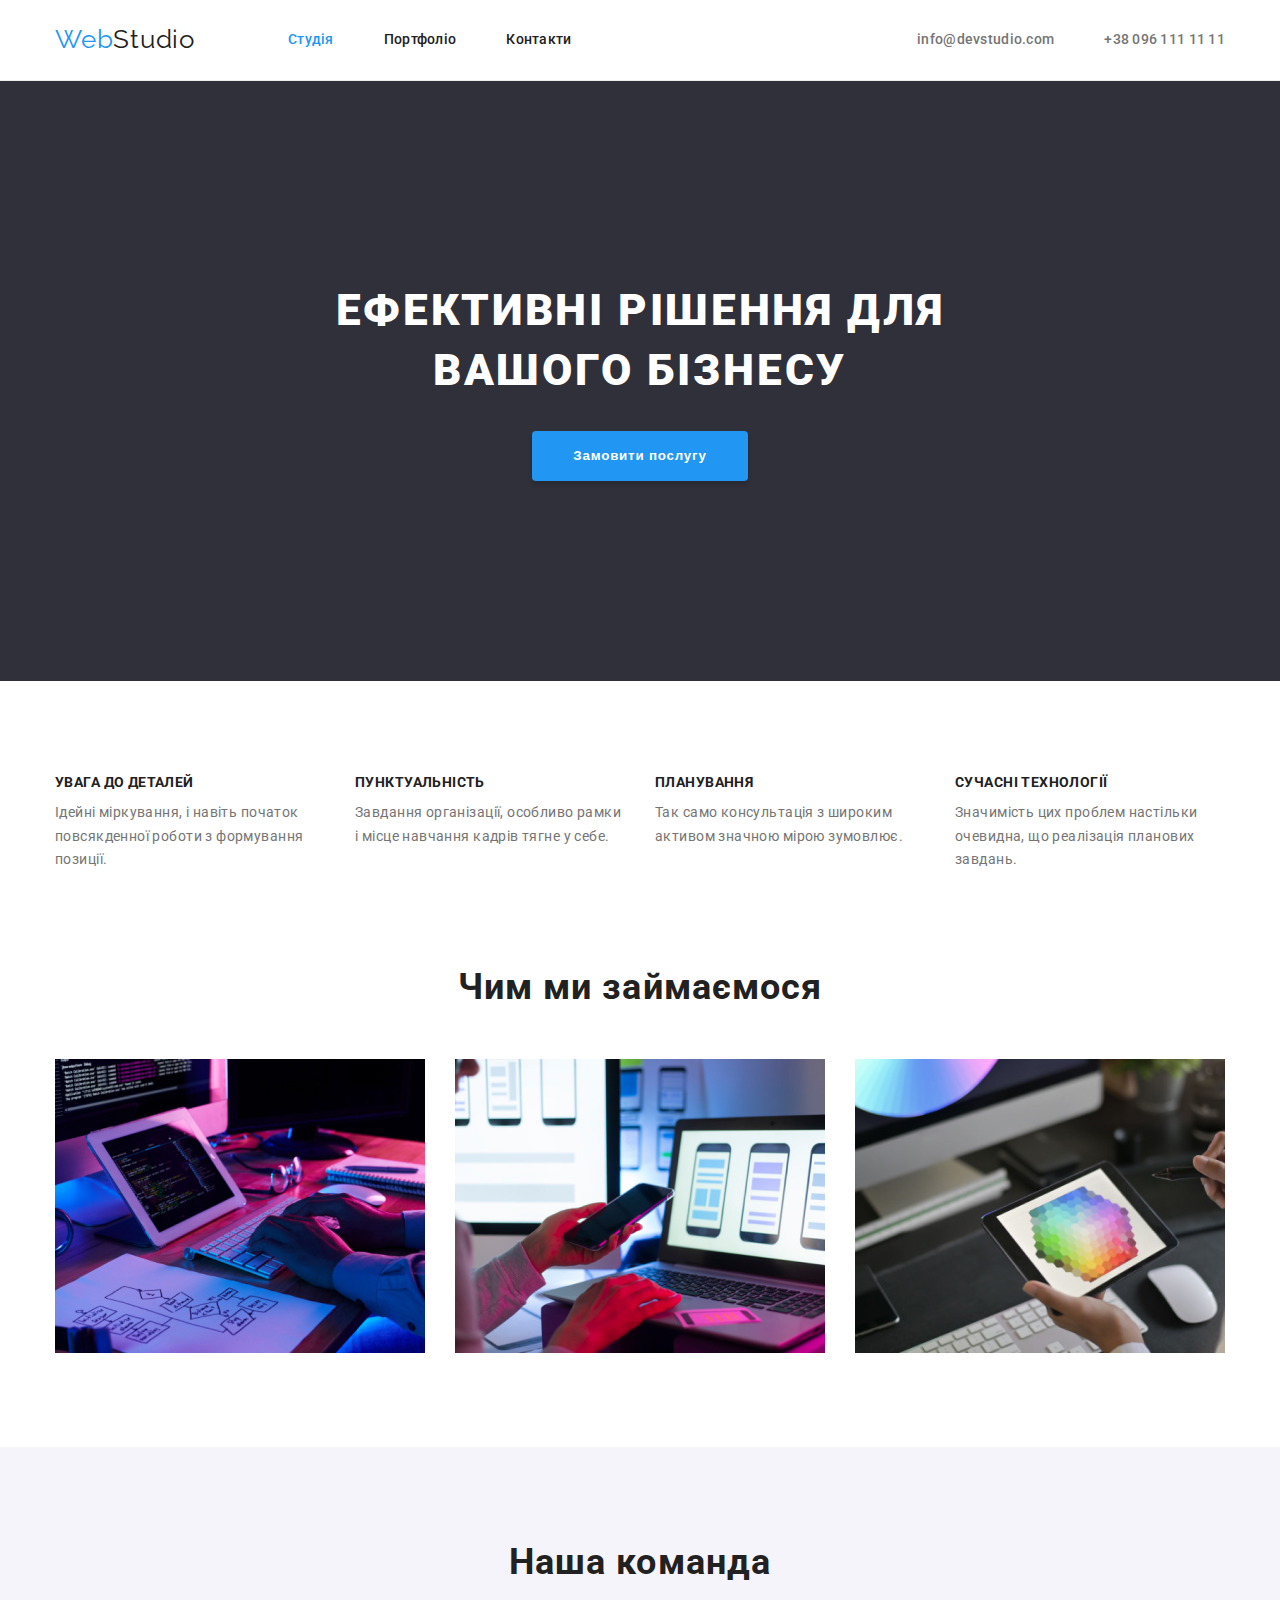
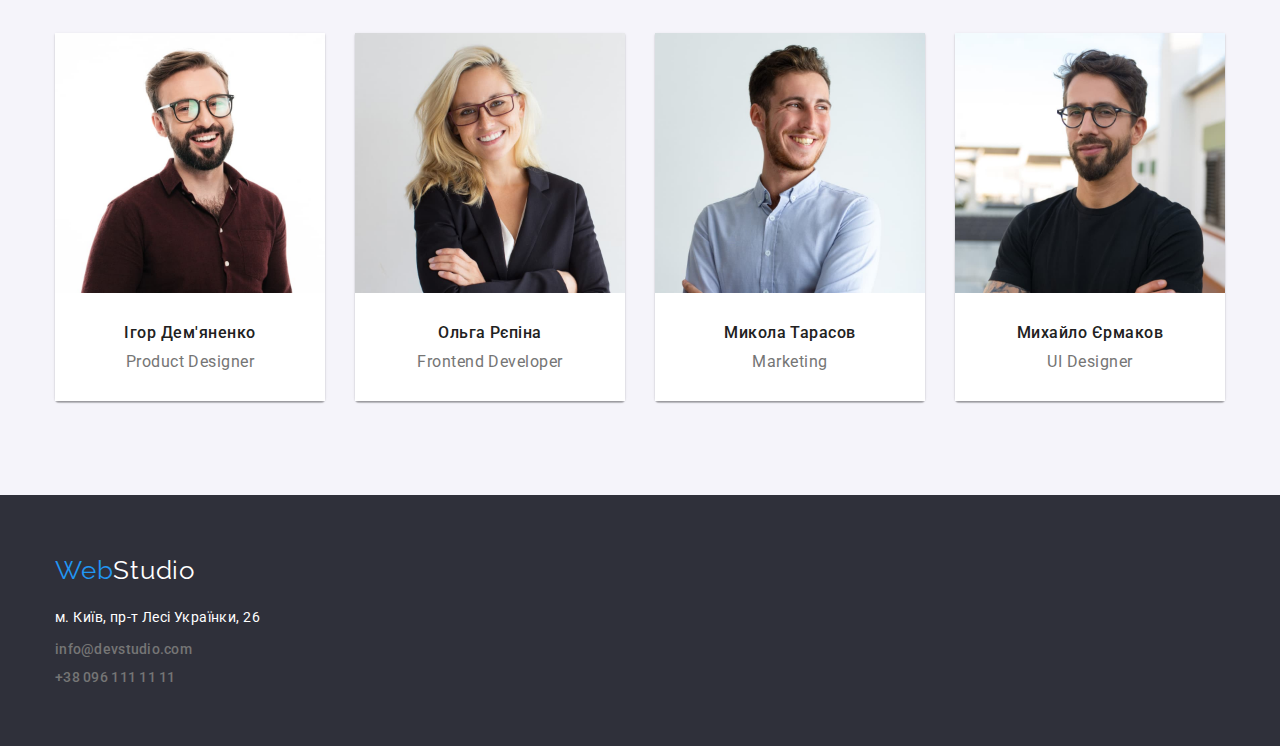
<file: index.html>
<!DOCTYPE html>
<html lang="uk">
<head>
    <meta charset="UTF-8">
    <meta http-equiv="X-UA-Compatible" content="IE=edge">
    <meta name="viewport" content="width=device-width, initial-scale=1.0">
    <title>Студія</title>
    <link rel="preconnect" href="https://fonts.googleapis.com">
    <link rel="preconnect" href="https://fonts.gstatic.com" crossorigin>
    <link href="https://fonts.googleapis.com/css2?family=Raleway:wght@700&family=Roboto:wght@400;500;700;900&display=swap"
    rel="stylesheet">
    <link rel="stylesheet" href="https://cdnjs.cloudflare.com/ajax/libs/modern-normalize/1.1.0/modern-normalize.min.css" integrity="sha512-wpPYUAdjBVSE4KJnH1VR1HeZfpl1ub8YT/NKx4PuQ5NmX2tKuGu6U/JRp5y+Y8XG2tV+wKQpNHVUX03MfMFn9Q==" crossorigin="anonymous" referrerpolicy="no-referrer" />
    <link rel="stylesheet" href="./css/styles.css">
</head>

<body class="page">
    <header class="page-header">
        <div class="container">
            <div class="header-flex">
                <!-- WebStudio Logo —- include "img" (in case of logo) or text (in case of formatted text) into "a"
                    because normally users use it to return to a home page-->
                    <!-- tag nav is also for "logo" -->
                <nav>
                    <!-- Navigation -->
                    <a href="./index.html" class="logo">
                        <span class="logo-1-3">Web</span><span class="logo-2-3">Studio</span>
                    </a>
                    <ul class="list page-nav">
                        <li><a href="./index.html" class="current">Студія</a></li>
                        <li><a href="./portfolio.html">Портфоліо</a></li>
                        <li><a href="">Контакти</a></li>
                    </ul>
                </nav>
                <!-- Contacts List -->
                <ul class="list contact-nav contact-flex">
                    <li><a href="mailto:info@devstudio.com">info@devstudio.com</a></li>
                    <li><a href="tel:+380961111111">+38 096 111 11 11</a></li>
                </ul>
            </div>
        </div>
        
    </header>
    <!-- Unique Page Content -->
    <main>
    <!-- add section within block div because it is a separate section -->
        <section class="hero">
            <div class="container">
                <!-- if u c that a part of a string begins from a new string simply use "br" -->
                <h1 class="hero-title">Ефективні рішення для <br /> вашого бізнесу</h1>
                <button type="button" class="hero-button">Замовити послугу</button>
            </div>
        </section>
        <!-- one block for the next two sections(?) -->
            <!-- use "section" when you see homogeneous content for semantics -->
        <section class="section pros">
            <div class="container">
                <!-- sometimes there can be no header in a section. adding a header to it (h2 below) improves semantics -->
                <h2 class="hide-heading">Наші переваги</h2>
                <!-- use "ul" if you see several similar elements repeating in a row -->
                <ul class="list pros-list">
                    <li>
                        <h3 class="section-title">Увага до деталей</h3>
                        <p class="section-text">Ідейні міркування, і навіть початок повсякденної роботи з формування позиції.</p>
                    </li>
                    <li>
                        <h3 class="section-title">Пунктуальність</h3>
                        <p class="section-text">Завдання організації, особливо рамки і місце навчання кадрів тягне у себе.</p>
                    </li>
                    <li>
                        <h3 class="section-title">Планування</h3>
                        <p class="section-text">Так само консультація з широким активом значною мірою зумовлює.</p>
                    </li>
                    <li>
                        <h3 class="section-title">Сучасні технології</h3>
                        <p class="section-text">Значимість цих проблем настільки очевидна, що реалізація планових завдань.</p>
                    </li>
                </ul>
            </div>
        </section>
        <!-- what we do section -->
        <section class="section">
            <div class="container">
                <h2 class="section-title bigfont">Чим ми займаємося</h2>
                <!-- use "ul" if u see several similar elements repeating in a row -->
                <ul class="list activity-list">
                    <li>
                        <img src="images/box1.jpg" alt="What We Do Picture" width="370">
                    </li>
                    <li>
                        <img src="images/box2.jpg" alt="What We Do Picture" width="370">
                    </li>
                    <li>
                        <img src="images/box3.jpg" alt="What We Do Picture" width="370">
                    </li>
                </ul>  
            </div>  
        </section>
            <!-- add "our team" section -->
        <section class="section team">
            <div class="container">
                <h2 class="section-title bigfont">Наша команда</h2>
                <!-- use "ul" if u see several similar elements repeating in a row -->
                <ul class="list team-list">
                    <li class="card">
                        <img src="images/ihor.jpg" alt="Photo of Ihor D." width="270">
                        <div class="card-label">
                            <h3 class="team-member">Ігор Дем'яненко</h3>
                            <p class="work-position">Product Designer</p>
                        </div>
                    </li>
                    <li class="card">
                        <img src="images/olha.jpg" alt="Photo of Olha R." width="270">
                        <div class="card-label">
                            <h3 class="team-member">Ольга Рєпіна</h3>
                            <p class="work-position">Frontend Developer</p>
                        </div>
                    </li>
                    <li class="card">
                        <img src="images/mykola.jpg" alt="Photo of Mykola T." width="270">
                        <div class="card-label">
                            <h3 class="team-member">Микола Тарасов</h3>
                            <p class="work-position">Marketing</p>
                        </div>
                    </li>
                    <li class="card">
                        <img src="images/mykhailo.jpg" alt="Photo of Mykhailo Y." width="270">
                        <div class="card-label">
                            <h3 class="team-member">Михайло Єрмаков</h3>
                            <p class="work-position">UI Designer</p>
                        </div>
                    </li>
                </ul>
            </div>
        </section>
    </main>
    <footer class="page-footer">
        <div class="container footer-padding">
            <a href="./index.html" class="footer-logo">
                <span class="logo-1-3">Web</span><span class="logo-3-3">Studio</span>
            </a>
            <address class="address">
                <p class="entry">м. Київ, пр-т Лесі Українки, 26</p>
                <ul class="list contact-nav">
                    <li><a href="mailto:info@devstudio.com" class="contact">info@devstudio.com</a></li>
                    <li><a href="tel:+380961111111" class="contact">+38 096 111 11 11</a></li>
                </ul>
            </address>
        </div>
    </footer>
</body>
</html>
</file>
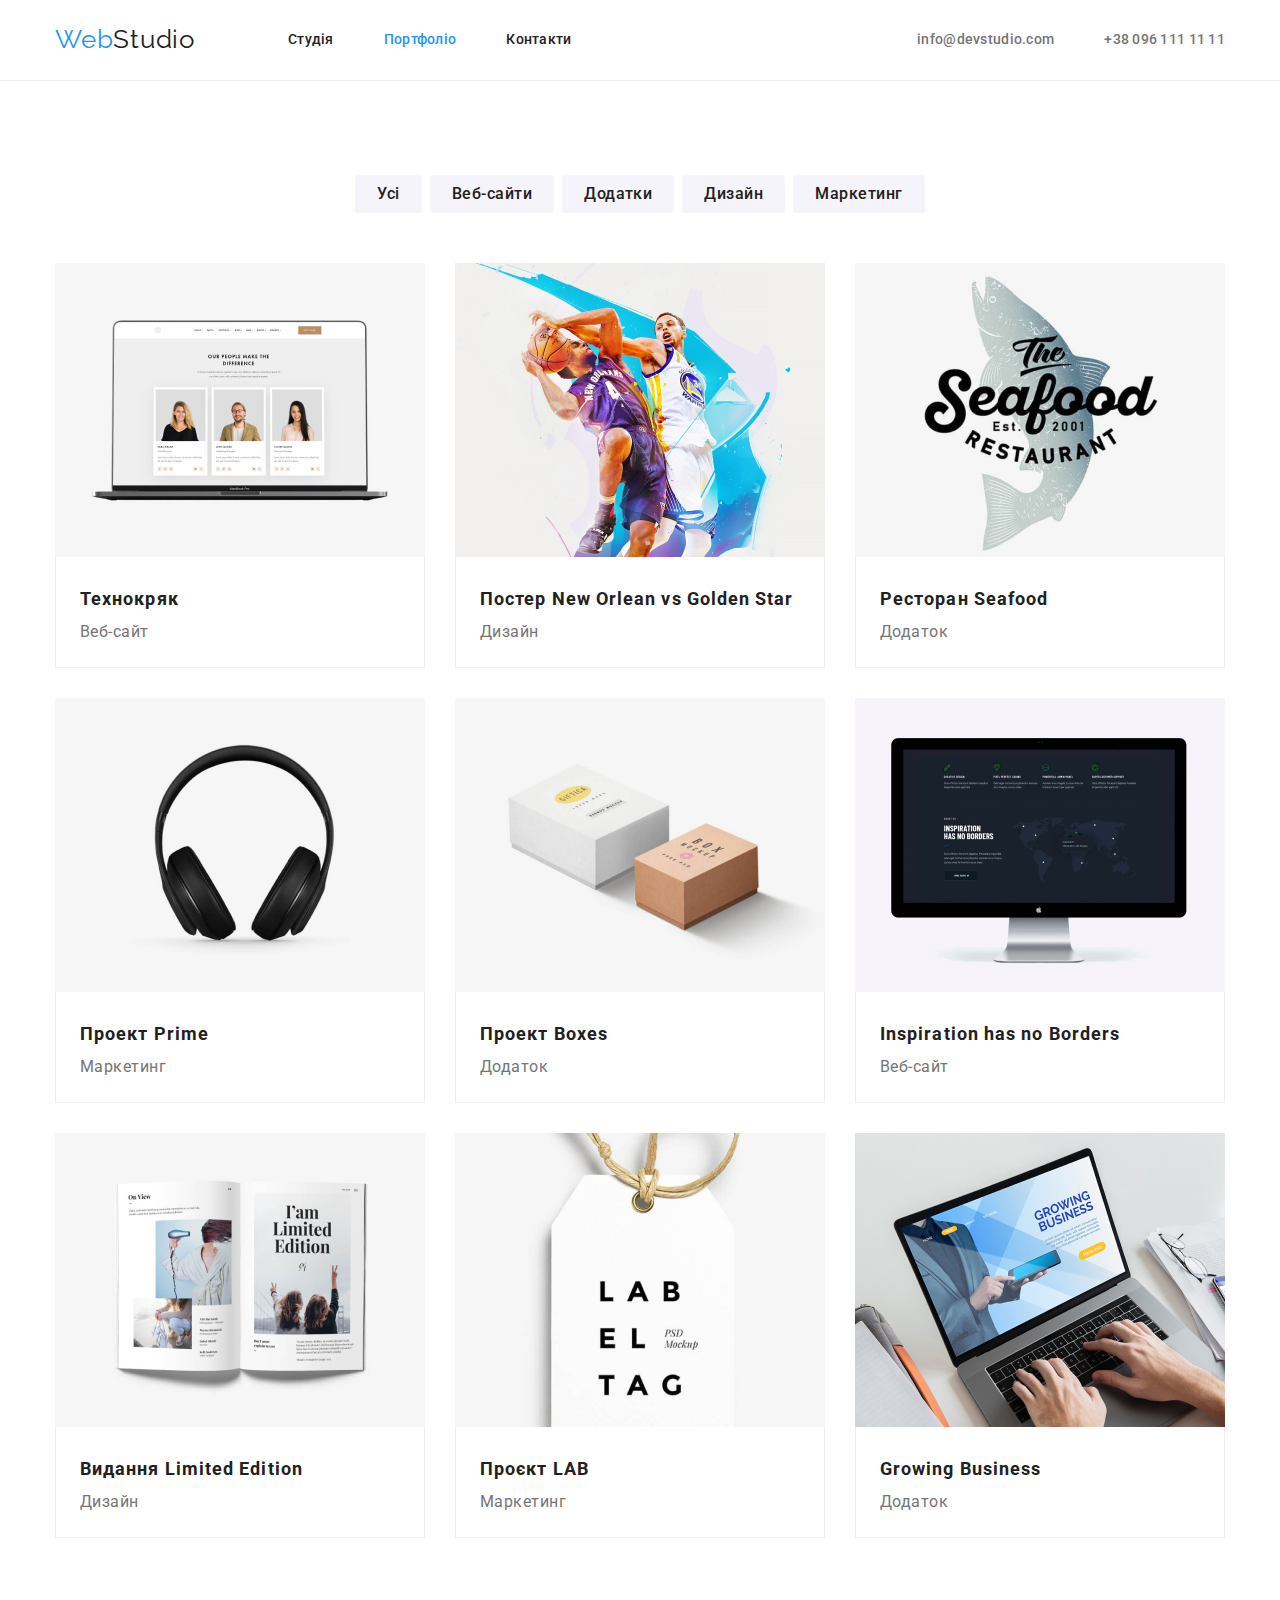
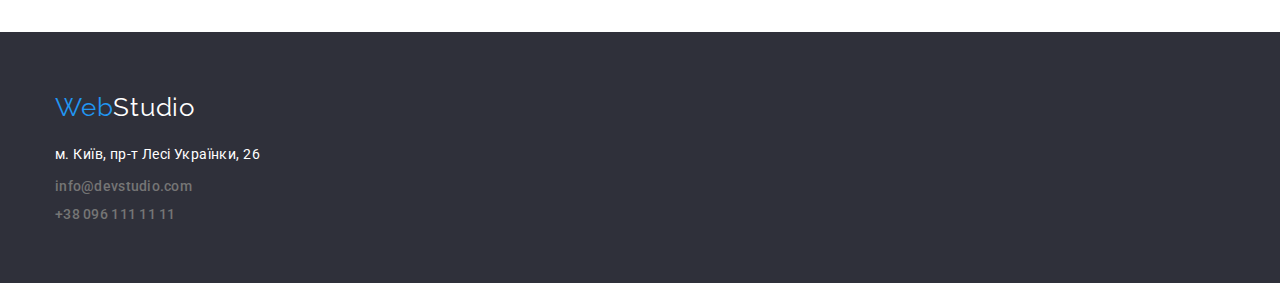
<file: portfolio.html>
<!DOCTYPE html>
<html lang="uk">
<head>
    <meta charset="UTF-8">
    <meta http-equiv="X-UA-Compatible" content="IE=edge">
    <meta name="viewport" content="width=device-width, initial-scale=1.0">
    <title>Студія</title>
    <link rel="preconnect" href="https://fonts.googleapis.com">
    <link rel="preconnect" href="https://fonts.gstatic.com" crossorigin>
    <link href="https://fonts.googleapis.com/css2?family=Raleway:wght@700&family=Roboto:wght@400;500;700;900&display=swap"
    rel="stylesheet">
    <link rel="stylesheet" href="https://cdnjs.cloudflare.com/ajax/libs/modern-normalize/1.1.0/modern-normalize.min.css" integrity="sha512-wpPYUAdjBVSE4KJnH1VR1HeZfpl1ub8YT/NKx4PuQ5NmX2tKuGu6U/JRp5y+Y8XG2tV+wKQpNHVUX03MfMFn9Q==" crossorigin="anonymous" referrerpolicy="no-referrer" />
    <link rel="stylesheet" href="./css/styles.css">
</head>

<body class="page">
    <header class="page-header">
        <div class="container">
            <div class="header-flex">
                <!-- WebStudio Logo —- include "img" (in case of logo) or text (in case of formatted text) into "a"
                    because normally users use it to return to a home page-->
                    <!-- tag nav is also for "logo" -->
                <nav>
                    <!-- Navigation -->
                    <a href="./index.html" class="logo">
                        <span class="logo-1-3">Web</span><span class="logo-2-3">Studio</span>
                    </a>
                    <ul class="list page-nav">
                        <li><a href="./index.html">Студія</a></li>
                        <li><a href="./portfolio.html" class="current">Портфоліо</a></li>
                        <li><a href="">Контакти</a></li>
                    </ul>
                </nav>
                <!-- Contacts List -->
                <ul class="list contact-nav contact-flex">
                    <li><a href="mailto:info@devstudio.com">info@devstudio.com</a></li>
                    <li><a href="tel:+380961111111">+38 096 111 11 11</a></li>
                </ul>
            </div>
        </div>

    </header>
    <!-- Unique Page Content -->
    <main>
    <!-- Фільтр робіт -->
    <section class="section">
        <div class="container">
            <h1 class="hide-heading">Роботи</h1>
            <ul class="list filter-list">
                <li><button type="button" class="button">Усі</button></li>
                <li><button type="button" class="button">Веб-сайти</button></li>
                <li><button type="button" class="button">Додатки</button></li>
                <li><button type="button" class="button">Дизайн</button></li>
                <li><button type="button" class="button">Маркетинг</button></li>
            </ul>
        
            <!-- Роботи -->
            <ul class="list works-list">
                <li class="works"><a href="" ><img src="./images/technokryak.jpg" alt="макет веб-сайту" width="370"><div class="card-border"><h2>Технокряк</h2><p>Веб-сайт</p></div></a></li>
                <li class="works"><a href="" ><img src="./images/neworlean.jpg" alt="постер" width="370"><div class="card-border"><h2>Постер New Orlean vs Golden Star</h2><p>Дизайн</p></div></a></li>
                <li class="works"><a href="" ><img src="./images/seafood.jpg" alt="лого додатку seafood" width="370"><div class="card-border"><h2>Ресторан Seafood</h2><p>Додаток</p></div></a></li>
                <li class="works"><a href="" ><img src="./images/prime.jpg" alt="логотип prime" width="370"><div class="card-border"><h2>Проект Prime</h2><p>Маркетинг</p></div></a></li>
                <li class="works"><a href="" ><img src="./images/boxes.jpg" alt="логотип boxes" width="370"><div class="card-border"><h2>Проект Boxes</h2><p>Додаток</p></div></a></li>
                <li class="works"><a href="" ><img src="./images/inspiration.jpg" alt="макет веб-сайту" width="370"><div class="card-border"><h2>Inspiration has no Borders</h2><p>Веб-сайт</p></div></a</li>
                <li class="works"><a href="" ><img src="./images/limited.jpg" alt="макет видання" width="370"><div class="card-border"><h2>Видання Limited Edition</h2><p>Дизайн</p></div></a></li>
                <li class="works"><a href="" ><img src="./images/projectlab.jpg" alt="логотип проект LAB" width="370"><div class="card-border"><h2>Проєкт LAB</h2><p>Маркетинг</p></div></a></li>
                <li class="works"><a href="" ><img src="./images/business.jpg" alt="макет Growing Business" width="370"><div class="card-border"><h2>Growing Business</h2><p>Додаток</p></div></a></li>
            </ul>
        </div>
    </section>
    </main>
    <footer class="page-footer">
        <div class="container footer-padding">
            <a href="./index.html" class="footer-logo">
                <span class="logo-1-3">Web</span><span class="logo-3-3">Studio</span>
            </a>
            <address class="address">
                <p class="entry">м. Київ, пр-т Лесі Українки, 26</p>
                <ul class="list contact-nav">
                    <li><a href="mailto:info@devstudio.com" class="contact">info@devstudio.com</a></li>
                    <li><a href="tel:+380961111111" class="contact">+38 096 111 11 11</a></li>
                </ul>
            </address>
        </div>
    </footer>
</body>
</html>
</file>
<file: css/styles.css>
/* main text color: #212121 */
/* secondary text color: #757575 */
/* white text color: #FFFFFF */
/* white page bg color: #FFFFFF */
/* secondary page bg color: #F5F4FA */
/* accent color: #2196F3 */
/* dark hero bg and footer bg color: #2F303A */
/* off white color: #F5F4FA */

/* page main color custom css variables */
:root {
    --main-text-color: #212121;
    --secondary-text-color: #757575;
    --accent-color: #2196F3;
    --off-white-color: #F5F4FA;
    --white-text-color: #FFFFFF;
    --dark-background-color: #2F303A;
}

p,
h1,
h2,
h3,
h4,
h5,
h6 {
    margin: 0;
}
/* common page style */
.page {
    margin: 0;
    background-color: #FFFFFF;
    color: var(--secondary-text-color);
    font-family: 'Roboto', sans-serif;
}

html {
    box-sizing: border-box;
}

*,
*::before,
*::after {
    box-sizing: inherit;
}

.container {
    width: 1200px;
    padding-left: 15px;
    padding-right: 15px;
    margin-left: auto;
    margin-right: auto;
}

.page-header {
    border-bottom: 1px solid #ececec;
}

.header-flex {
    display: flex;
    align-items: center;
    height: 80px;
}

nav {
    display: flex;
    margin-right: auto;
    align-items: center;
}

nav a {
    display: block;
}

/* logo style */
.logo-1-3 {
    color: var(--accent-color);
}

.logo-2-3 {
    color: var(--main-text-color);
}

.logo-3-3 {
    color: var(--white-text-color);
}

.logo {
    display: block;

    margin-right: 93px;
}

.logo,
.logo-1-3,
.logo-2-3,
.logo-3-3 {
    text-decoration: none;
    font-family: 'Raleway', sans-serif;
    font-size: 26px;
    line-height: 1.2;
    letter-spacing: 0.03em;
}

/* remove dots from list and settings reset */
.list {
    list-style: none;
    margin-top: 0;
    margin-bottom: 0;
    padding-left: 0;
}

.section.pros {
    padding-bottom: 0;
}

.pros-list {
    display: flex;
}

.pros-list h3,
.pros-list p {
    display: block;
    width: 270px;
}

.pros-list li:not(:last-child) {
    margin-right: 30px;
}

.activity-list {
    display: flex;
    justify-content: space-between;
}

.activity-list img {
    display: block;
    max-width: 100%;
    height: auto;
}

.team-list {
    display: flex;
    justify-content: space-between;
}

.team-list .card {
    box-shadow: 0px 1px 3px rgba(0, 0, 0, 0.12), 0px 1px 1px rgba(0, 0, 0, 0.14), 0px 2px 1px rgba(0, 0, 0, 0.2);
    border-radius: 0px 0px 4px 4px;
}

.card img {
    display: block;
    max-width: 100%;
    height: auto;
}

.card-label {
    padding-top: 30px;
    padding-bottom: 30px;

    background: var(--white-text-color);
}

.card-label h3 {
    display: block;
    margin-bottom: 10px;
    text-align: center;
}

.card-label p {
    text-align: center;
}

.filter-list {
    display: flex;
    justify-content: center;
    margin-bottom: 50px;
}

.filter-list li:not(:last-child) {
    margin-right: 8px;
}

.works-list {
    display: flex;
    flex-wrap: wrap;
}

.works-list li {
    margin-right: 30px;
    margin-bottom: 30px;
    background: #FFFFFF;
}

.works-list img {
    margin-bottom: -4px;
}

.card-border {
    padding-top: 24px;
    padding-left: 24px;
    padding-right: 24px;
    padding-bottom: 20px;
    border-left: 1px solid #EEEEEE;
    border-right: 1px solid #EEEEEE;
    border-bottom: 1px solid #EEEEEE;
}

.works-list li:nth-child(3n) {
    margin-right: 0;
}

.works-list li:nth-last-child(-n + 3) {
    margin-bottom: 0px;
}

/* hide logical header */

.hide-heading {
    display: none;
}

/* page nav */
.page-nav {
    display: flex;
}

.page-nav li:not(:last-child) {
    margin-right: 50px;
}
                        /* sequence for styles description: geometry -> colors&fonts -> animation & etc. */
.page-nav a {
    /* link is an inline element, so padding doesn't work.
    to make it work make display: block (for block element)
    or display: inline-block for inline-block element */
    display: block;
    padding-top: 32px;
    padding-bottom: 32px;

    color: var(--main-text-color);
    text-decoration: none;
    font-weight: 500;
    font-size: 14px;
    line-height: 1.14;
    letter-spacing: 0.02em;
}

.contact-flex {
    display: flex;
}

.contact-flex li:not(:last-child) {
    margin-right: 50px;
}

.contact-flex a {
    display: block;
    padding-top: 32px;
    padding-bottom: 32px;
}

.contact-nav a {
    color: var(--secondary-text-color);
    text-decoration: none;
    font-weight: 500;
    font-size: 14px;
    line-height: 1.14;
    letter-spacing: 0.02em;
}

.contact-nav li {
    margin: 0;
}

.page-nav a:hover,
.contact-nav a:hover,
.page-nav a:focus,
.contact-nav a:focus {
    color: var(--accent-color);
}

.page-nav a.current {
    color: var(--accent-color);
}

/* hero */

.hero {
    background-color: var(--dark-background-color);
    /* put text-align: center; into parent and all descendants will inherit centrical alignment */
    text-align: center;
    padding-top: 200px;
    padding-bottom: 200px;
}

.hero .hero-title {
    color: var(--white-text-color);
    font-weight: 900;
    font-size: 44px;
    line-height: 1.36;
    letter-spacing: 0.06em;
    text-transform: uppercase;

    margin-top: 0;
    margin-bottom: 30px;
}

.hero-button {
    color: var(--white-text-color);
    font-weight: 700;
    line-height: 1.88;
    letter-spacing: 0.06em;
    
    background-color: var(--accent-color);

    min-width: 216px;
    min-height: 50px;

    box-shadow: 0px 4px 4px rgba(0, 0, 0, 0.15);
    border-radius: 4px;
    border: 0;
}

.hero-button:hover {
    cursor: pointer;
}

/* section title formatting */

.section {
    padding-top: 94px;
    padding-bottom: 94px;
}

.section.team {
    background-color: var(--off-white-color);
}

.section-title {
    margin-top:0;
    margin-bottom: 10px;

    color: var(--main-text-color);
    font-weight: 700;
    font-size: 14px;
    line-height: 1.14;
    letter-spacing: 0.03em;
    text-transform: uppercase;
}

.section-text {
    font-weight: 400;
    font-size: 14px;
    line-height: 1.71;
    letter-spacing: 0.03em;
}

.section-title.bigfont {
    padding-top: 0;
    margin-bottom: 50px;

    font-size: 36px;
    line-height: 1.17;
    text-align: center;
    text-transform: unset;
}

/* our team */

.team-member {
    color: var(--main-text-color);
    font-weight: 500;
    font-size: 16px;
    line-height: 1.19;
    letter-spacing: 0.03em;
}

.work-position {
    font-weight: 400;
    font-size: 16px;
    line-height: 1.19;
    letter-spacing: 0.03em;
}

/* buttons */

.button {
    background: #F5F4FA;
    border-radius: 4px;
    border: 0px;
    padding: 6px 22px;

    color: var(--main-text-color);
    background-color: var(--off-white-color);

    font-family: inherit;
    font-weight: 500;
    font-size: 16px;
    line-height: 1.62;
    letter-spacing: 0.03em;

    cursor: pointer;
}
.button:hover,
.button:focus {
    color: var(--white-text-color);
    background-color: var(--accent-color);
}

/* works section */

.works a {
    text-decoration: none;
}

.works h2 {
    color: var(--main-text-color);
    font-weight: 700;
    font-size: 18px;
    line-height: 2;
    letter-spacing: 0.06em;
}

.works p {
    color: var(--secondary-text-color);
    font-weight: 400;
    font-size: 16px;
    line-height: 1.88;
    letter-spacing: 0.03em;
}

/* footer */
.page-footer {
    background-color: var(--dark-background-color);
}

.footer-padding {
    padding-top: 60px;
    padding-bottom: 60px;
}

.footer-logo {
    display: block;
    text-decoration: none;
    margin-bottom: 20px;
    width: 145px;
}

.address p {
    display: block;
    margin-bottom: 9px;
}

.address li:not(:last-child) {
    display: block;
    margin-bottom: 9px;
}


.entry {
    color: var(--white-text-color);
    font-style: normal;
    font-weight: 400;
    font-size: 14px;
    line-height: 1.71;
    letter-spacing: 0.03em;
}

.contact {
    color: rgba(255, 255, 255, 0.6);
    font-style: normal;
    text-decoration: none;
    font-weight: 400;
    font-size: 14px;
    line-height: 1.71;
    letter-spacing: 0.03em;
}
</file>
